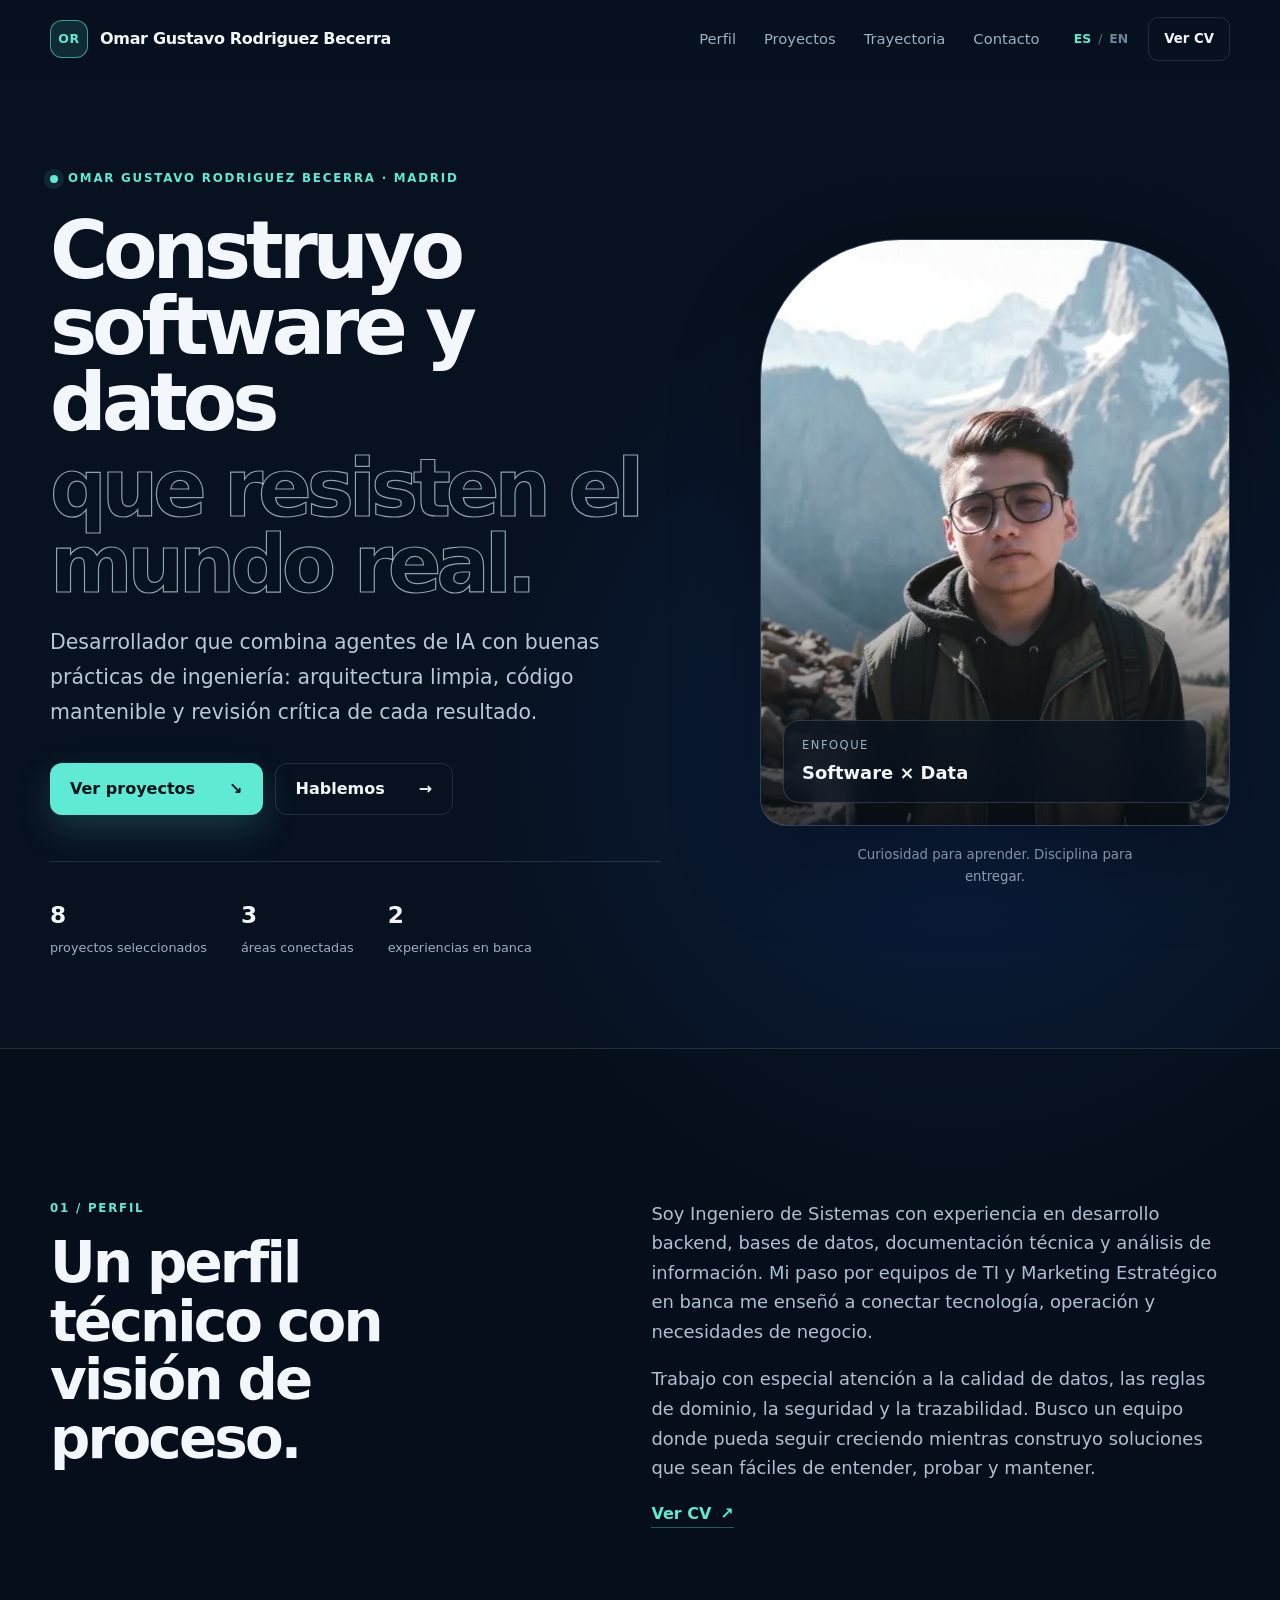
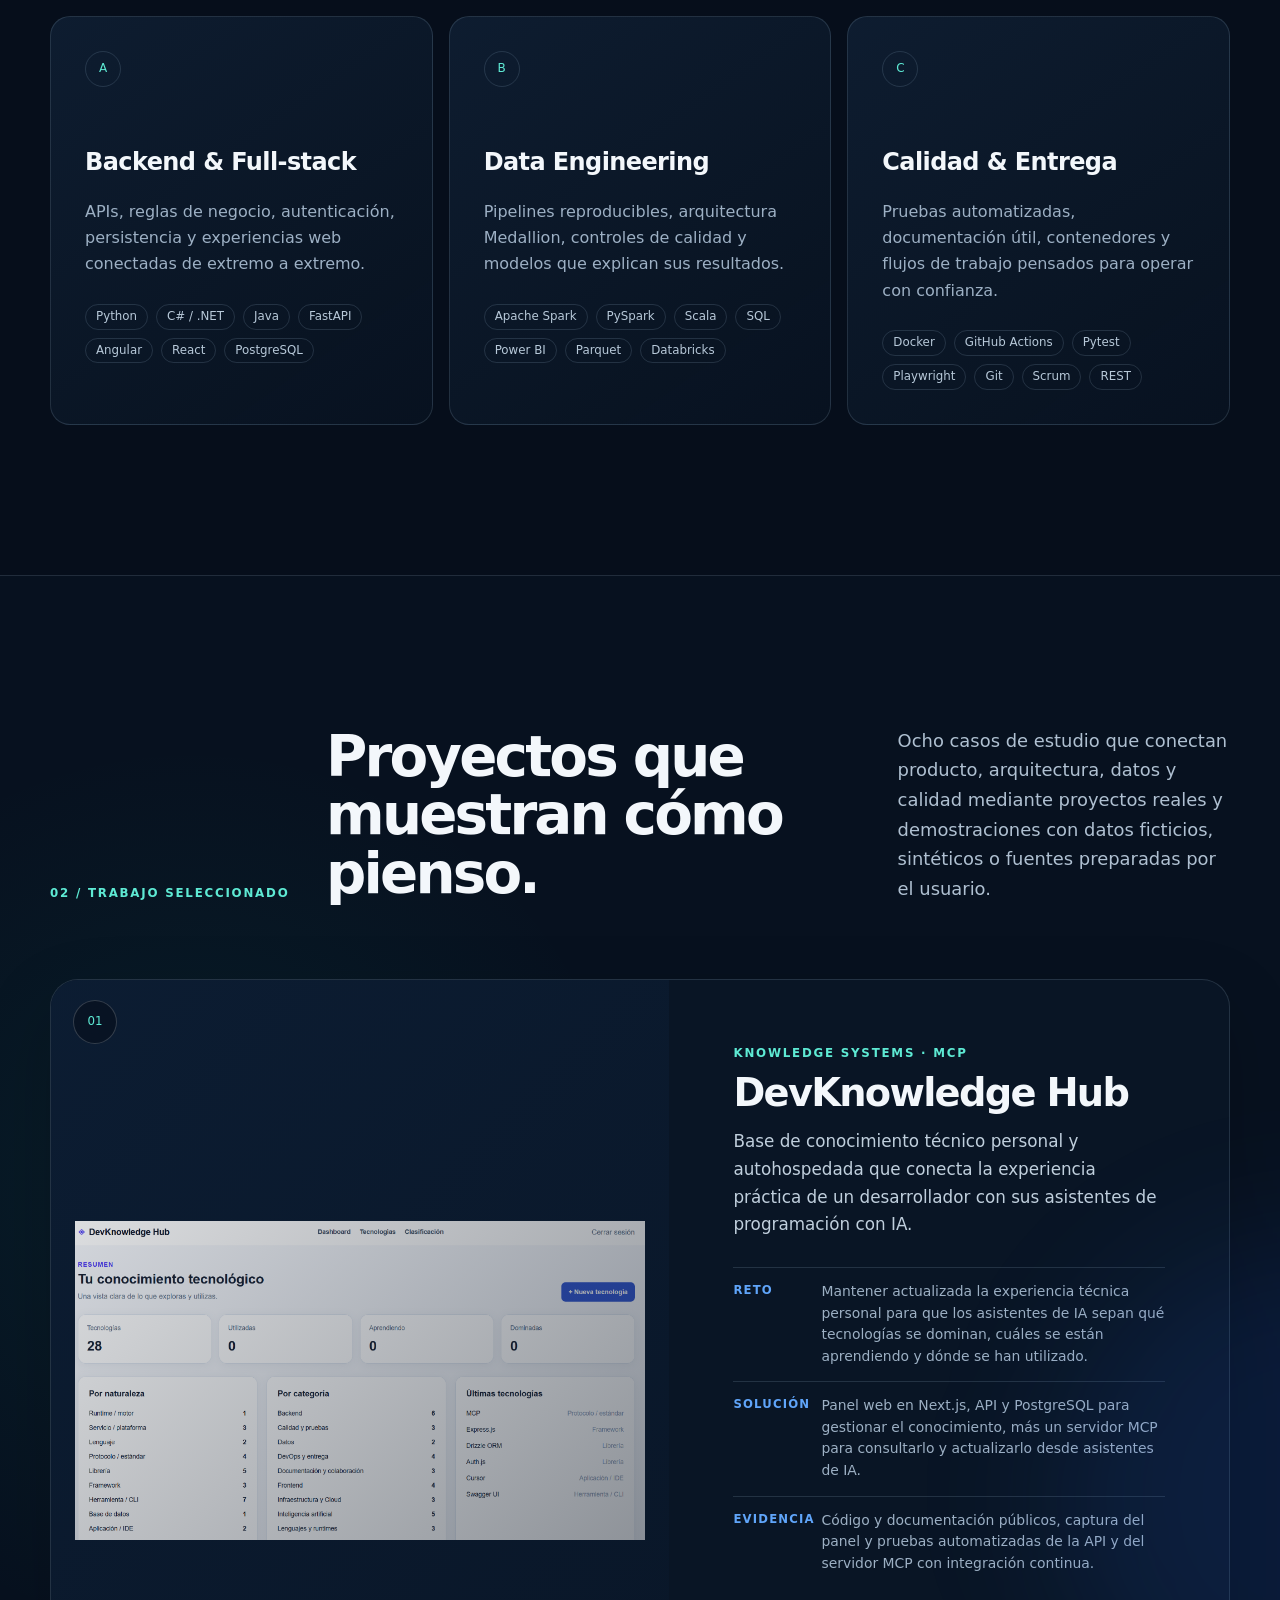
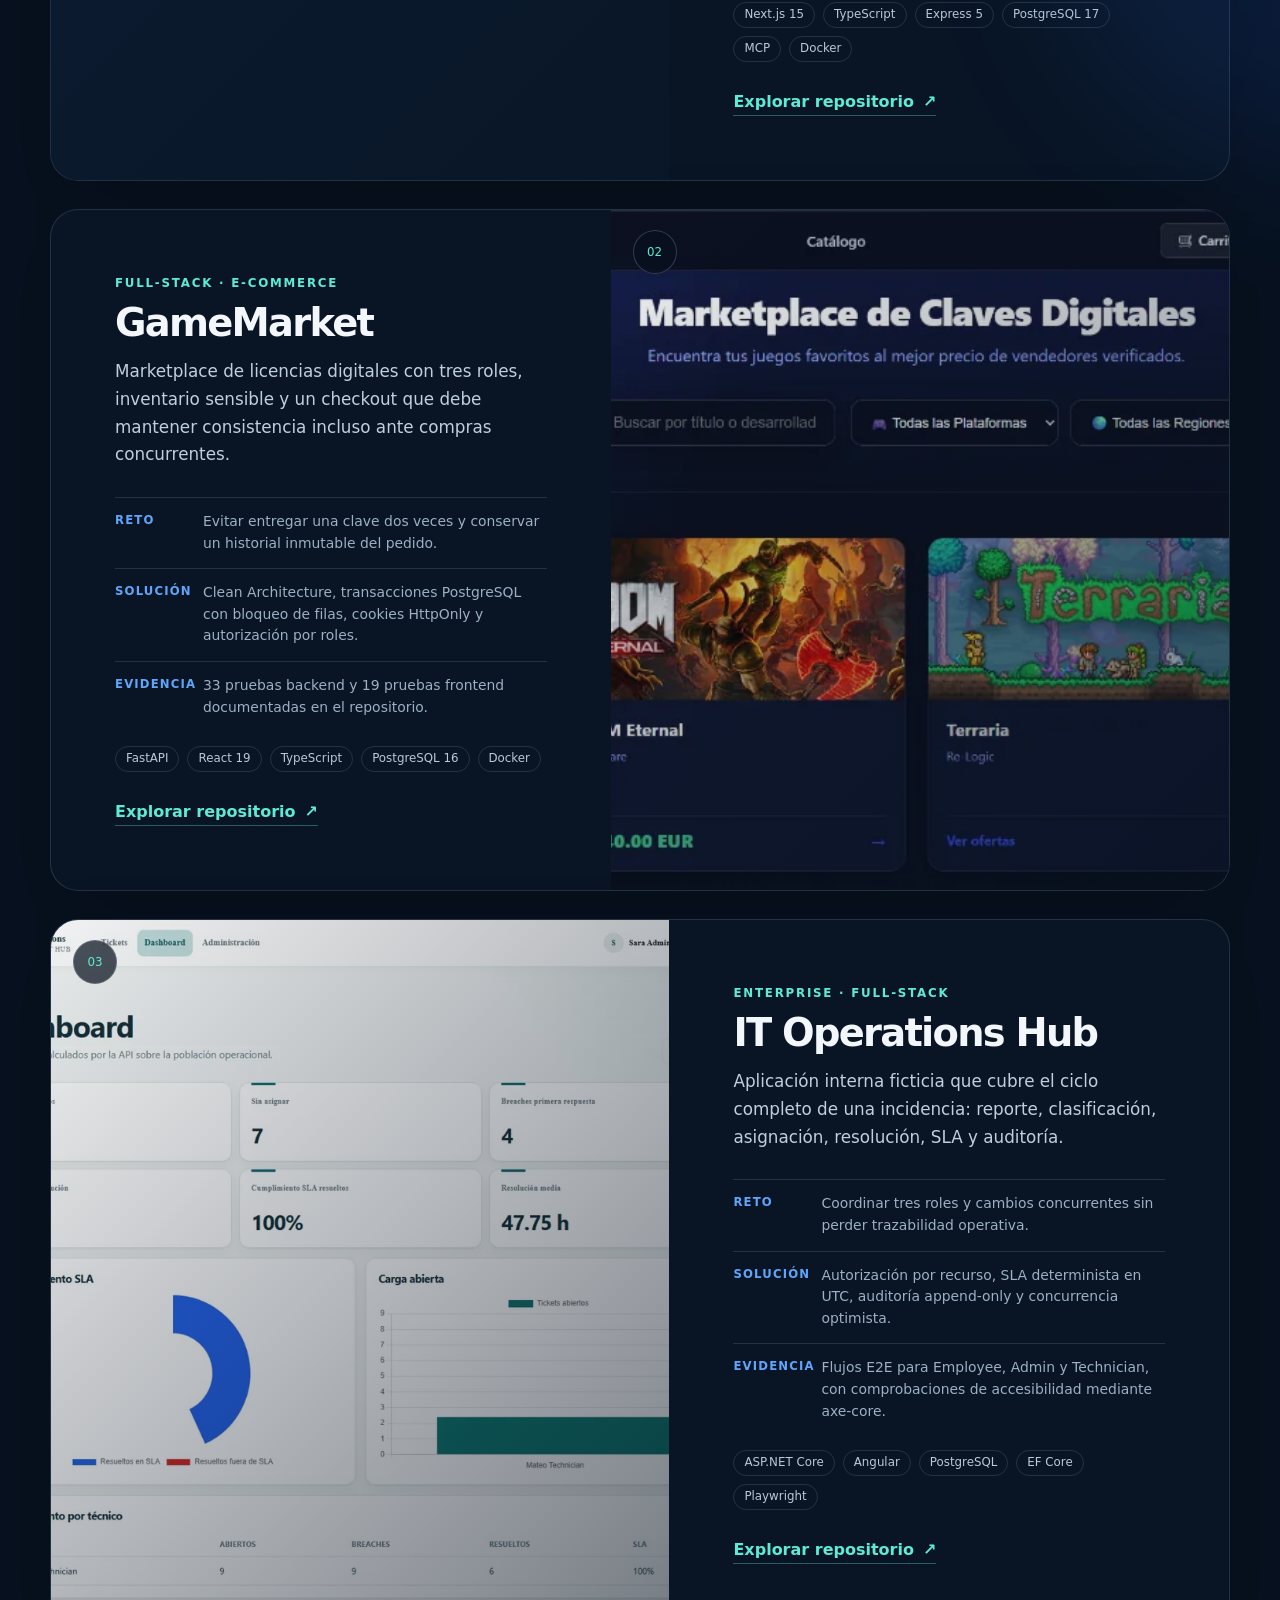
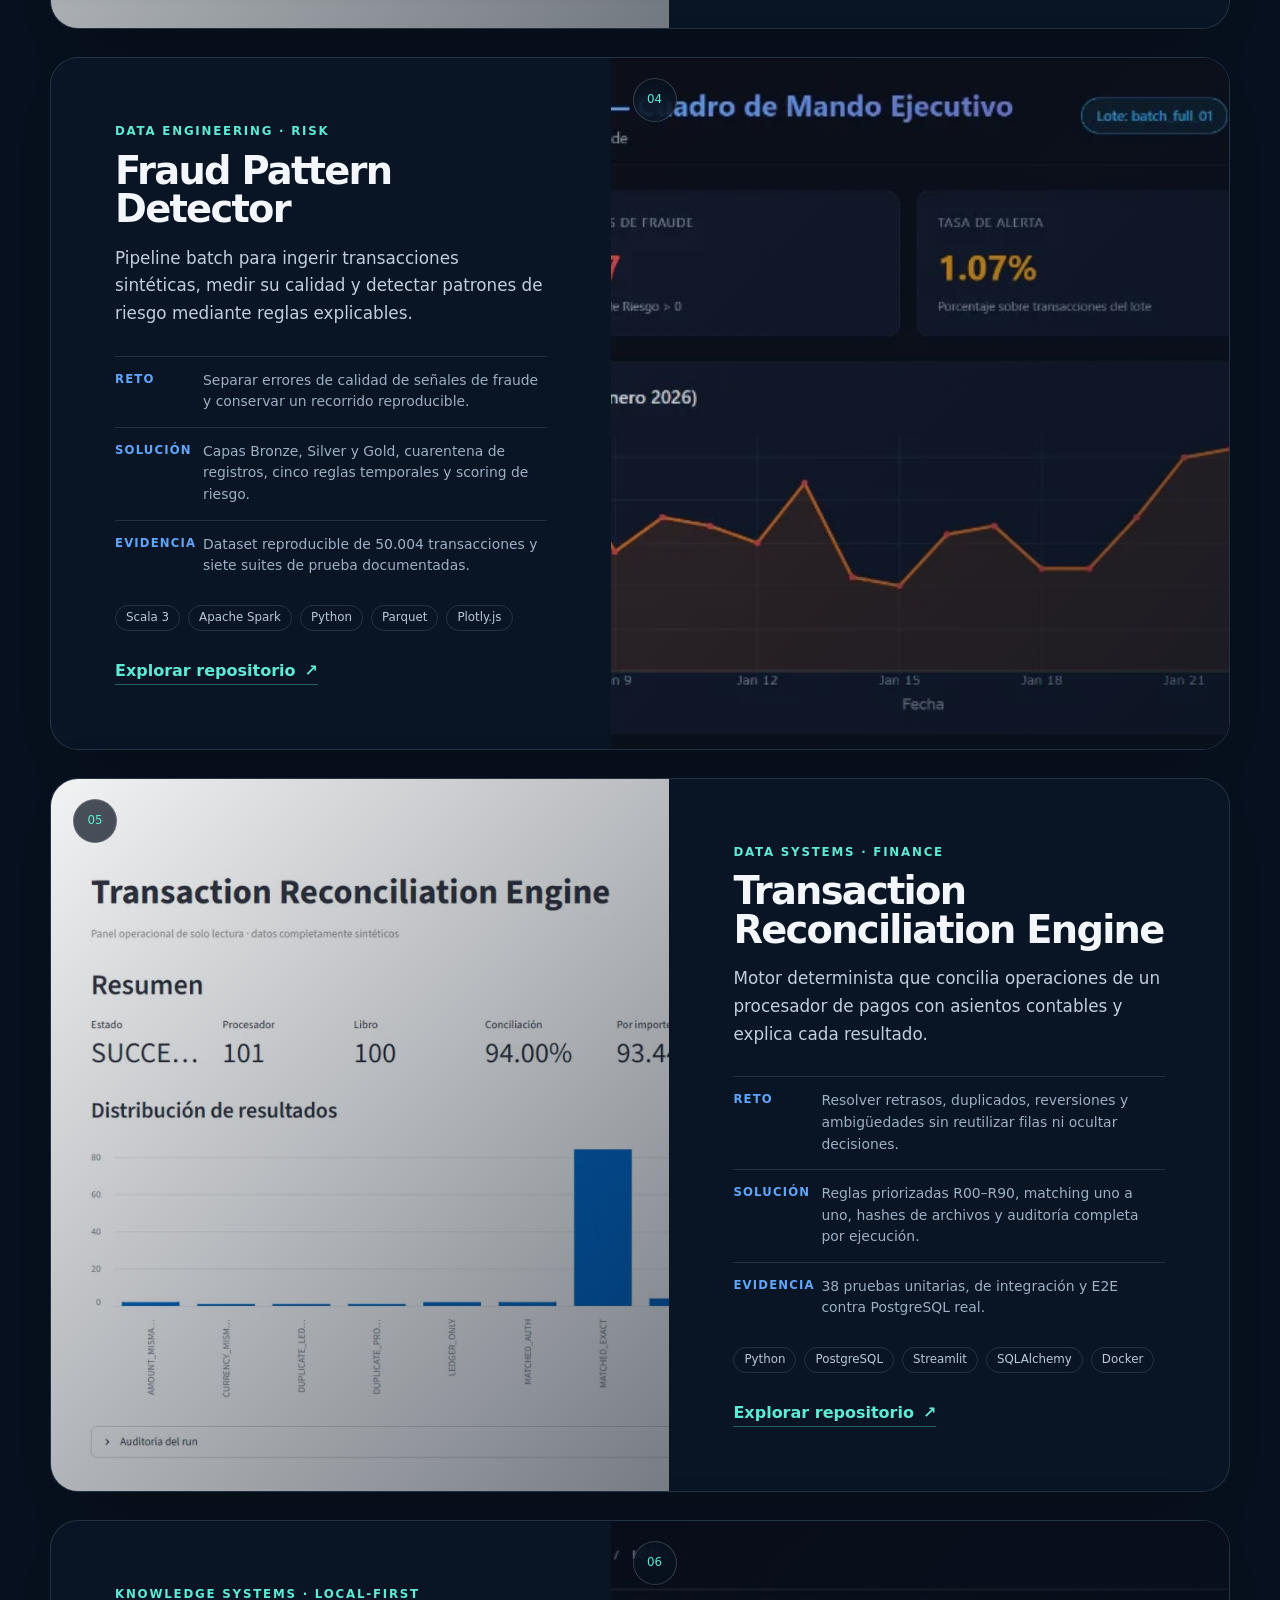
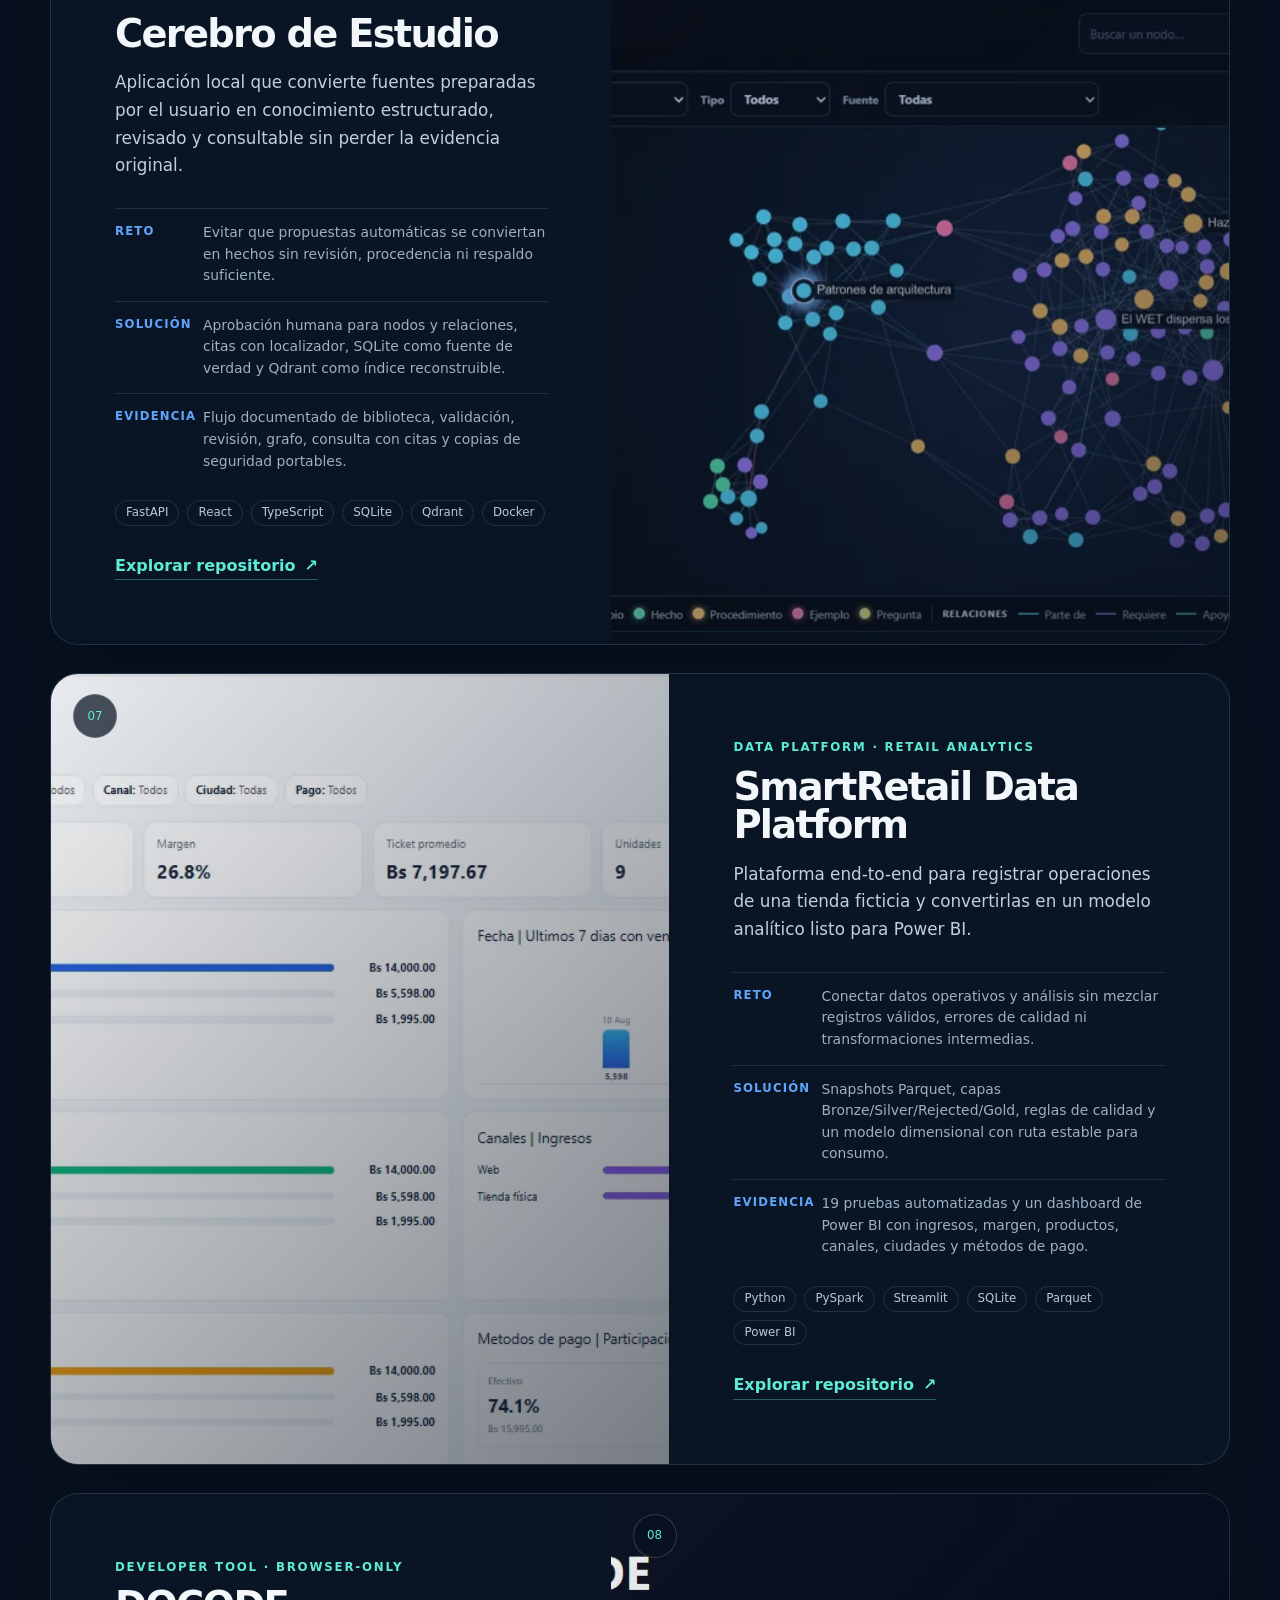
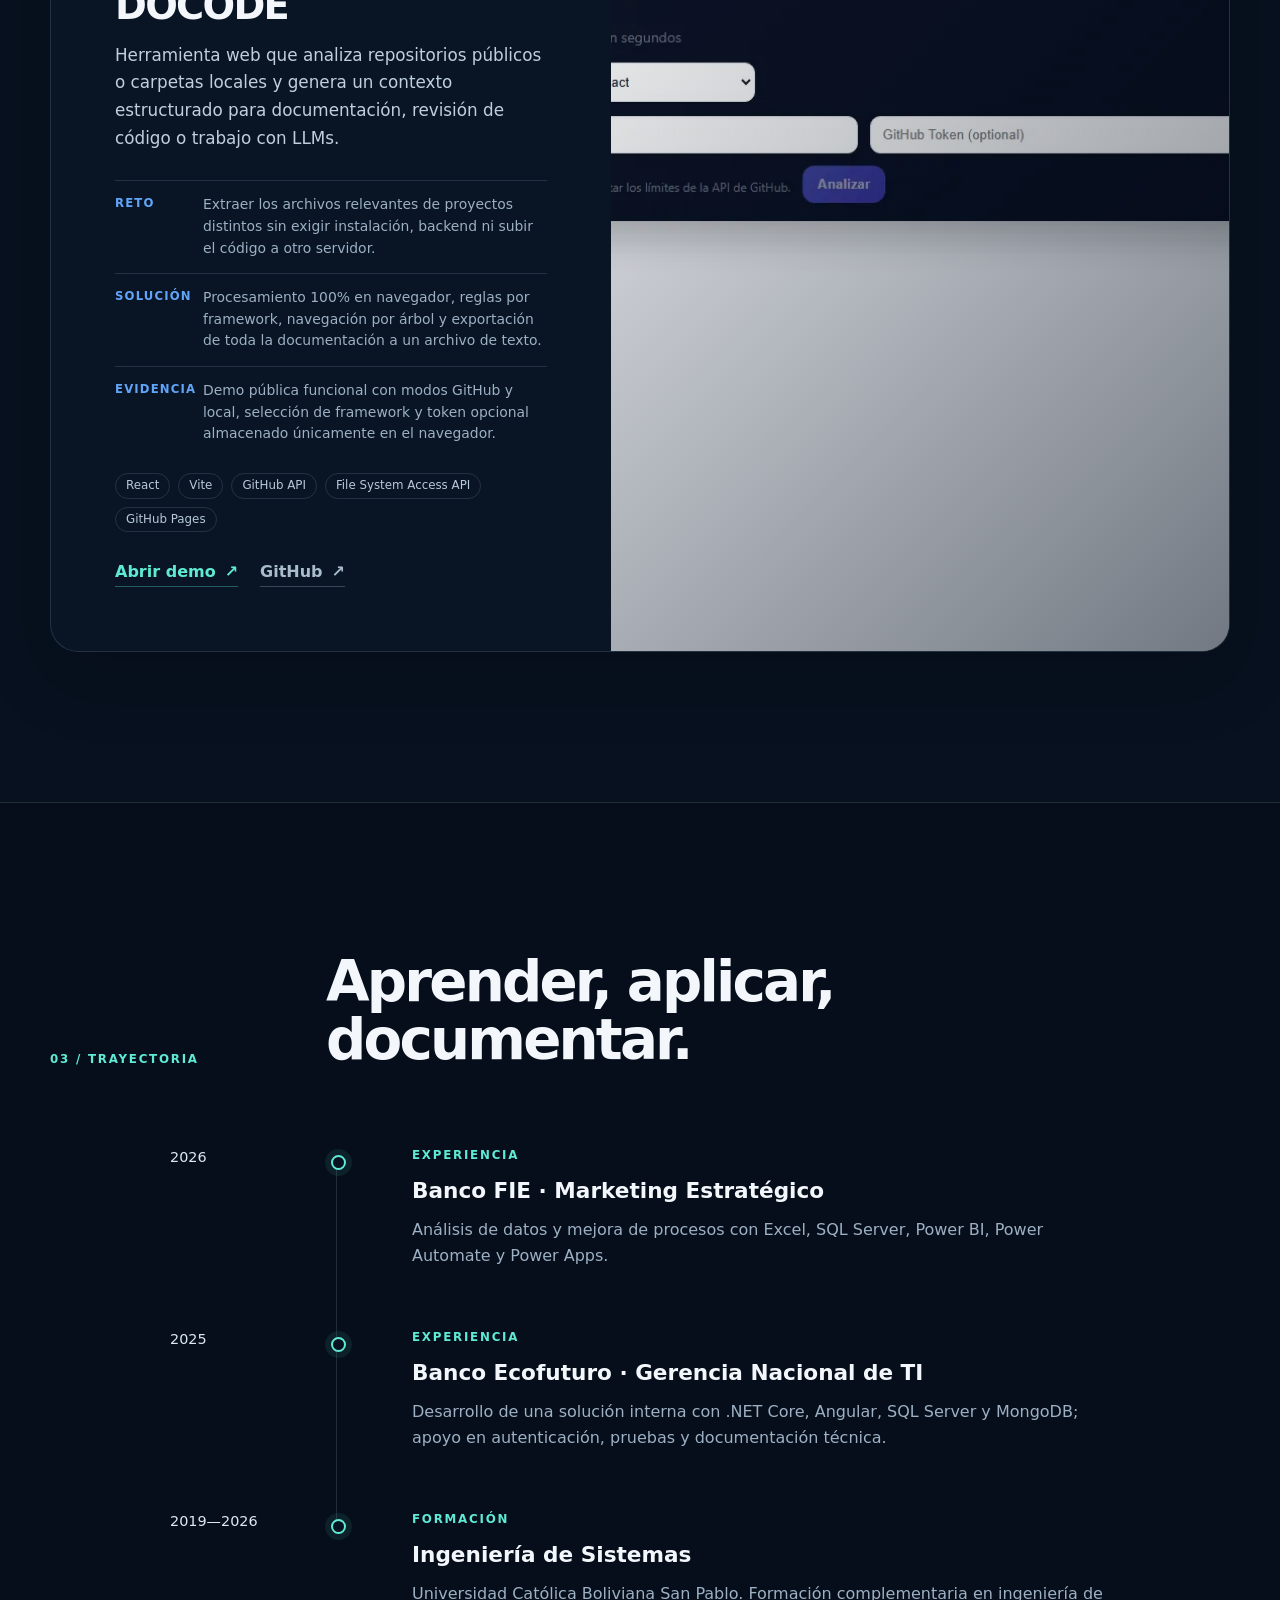
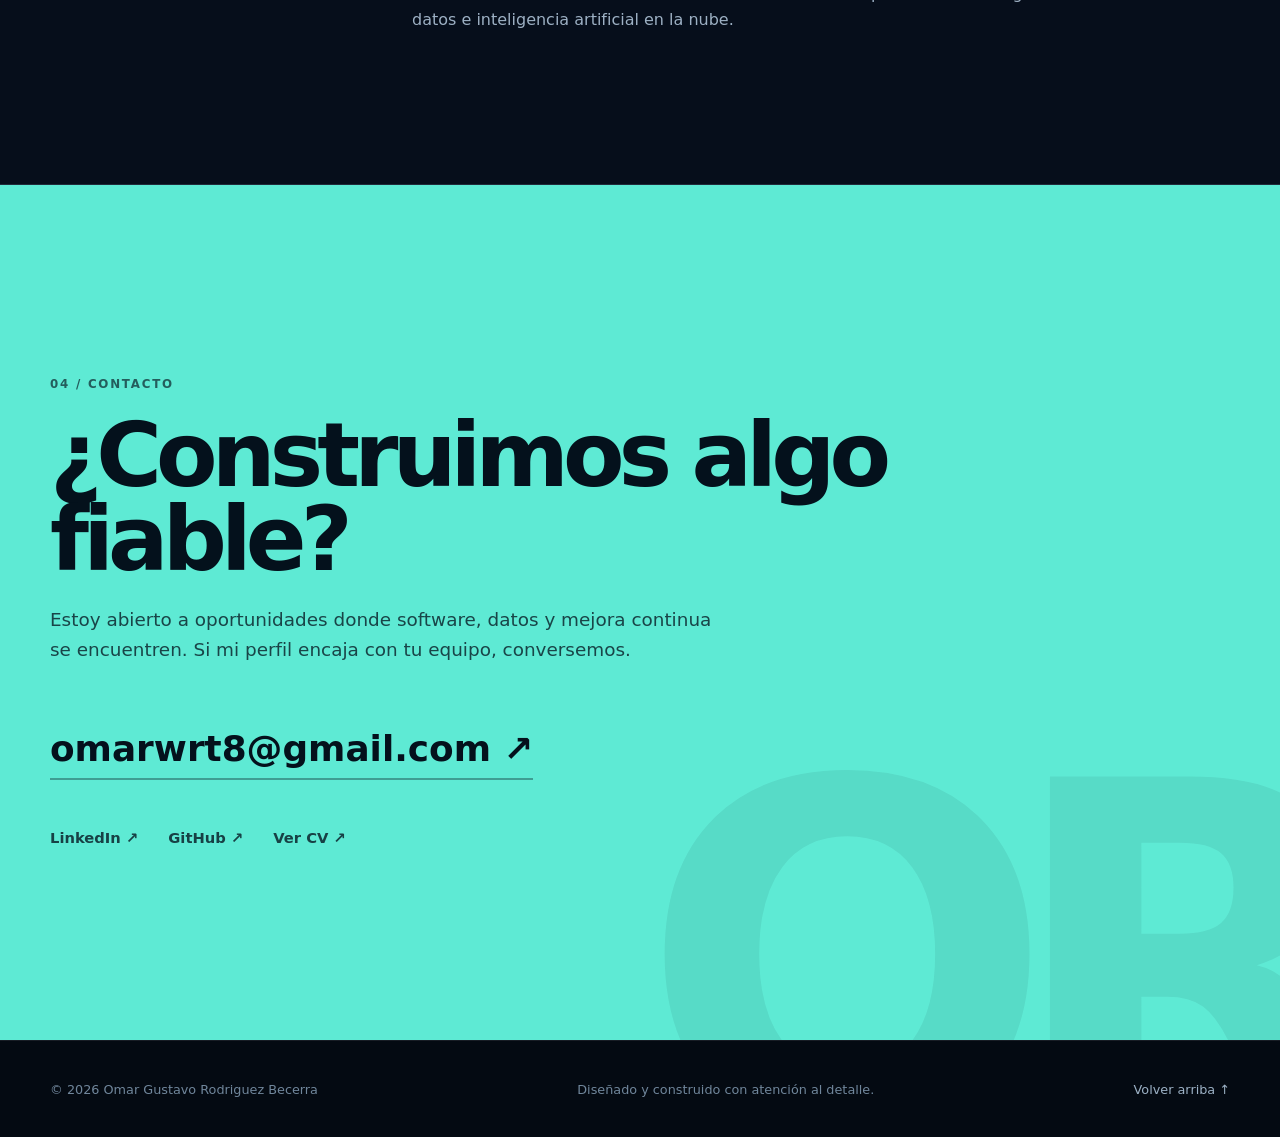
<file: index.html>
<!doctype html>
<html lang="es" data-lang="es">
<head>
  <meta charset="utf-8">
  <meta name="viewport" content="width=device-width, initial-scale=1">
  <meta name="theme-color" content="#07111f">
  <meta name="description" content="Portafolio de Omar Gustavo Rodriguez Becerra, desarrollador que combina agentes de IA con arquitectura limpia, código mantenible y revisión crítica.">
  <meta name="author" content="Omar Gustavo Rodriguez Becerra">
  <meta property="og:type" content="website">
  <meta property="og:url" content="https://skazy12.github.io/">
  <meta property="og:title" content="Omar Gustavo Rodriguez Becerra — Software & Data Engineer">
  <meta property="og:description" content="Agentes de IA y buenas prácticas de ingeniería: arquitectura limpia, código mantenible y revisión crítica.">
  <meta property="og:image" content="https://skazy12.github.io/assets/images/omar-rodriguez.jpg">
  <meta property="og:image:width" content="1200">
  <meta property="og:image:height" content="900">
  <meta name="twitter:card" content="summary_large_image">
  <link rel="canonical" href="https://skazy12.github.io/">
  <link rel="icon" href="favicon.svg" type="image/svg+xml">
  <link rel="preload" href="assets/images/omar-rodriguez.webp" as="image" type="image/webp">
  <script>document.documentElement.classList.add('js')</script>
  <link rel="stylesheet" href="styles.css?v=2">
  <title>Omar Gustavo Rodriguez Becerra — Software & Data Engineer</title>
  <script type="application/ld+json">
  {
    "@context": "https://schema.org",
    "@type": "Person",
    "name": "Omar Gustavo Rodriguez Becerra",
    "url": "https://skazy12.github.io/",
    "image": "https://skazy12.github.io/assets/images/omar-rodriguez.jpg",
    "jobTitle": "Ingeniero de Sistemas",
    "email": "mailto:omarwrt8@gmail.com",
    "address": {"@type": "PostalAddress", "addressLocality": "Madrid", "addressCountry": "ES"},
    "sameAs": [
      "https://github.com/skazy12",
      "https://www.linkedin.com/in/omar-rodriguez-becerra-8b535313b"
    ],
    "knowsAbout": ["AI agents", "Clean Architecture", "Backend development", "Full-stack development", "Data engineering", "Python", "C#", "Java", "Apache Spark", "PostgreSQL"]
  }
  </script>
</head>
<body>
  <a class="skip-link" href="#main" data-es="Saltar al contenido" data-en="Skip to content">Saltar al contenido</a>

  <header class="site-header" id="top">
    <nav class="nav shell" aria-label="Navegación principal" data-es-aria="Navegación principal" data-en-aria="Main navigation">
      <a class="brand" href="#top" aria-label="OR — Inicio — Omar Gustavo Rodriguez Becerra" data-es-aria="OR — Inicio — Omar Gustavo Rodriguez Becerra" data-en-aria="OR — Home — Omar Gustavo Rodriguez Becerra">
        <span class="brand-mark" aria-hidden="true">OR</span>
        <span class="brand-name">Omar Gustavo Rodriguez Becerra</span>
      </a>
      <div class="nav-links" id="nav-links">
        <a href="#about" data-es="Perfil" data-en="Profile">Perfil</a>
        <a href="#projects" data-es="Proyectos" data-en="Projects">Proyectos</a>
        <a href="#journey" data-es="Trayectoria" data-en="Journey">Trayectoria</a>
        <a href="#contact" data-es="Contacto" data-en="Contact">Contacto</a>
      </div>
      <div class="nav-actions">
        <div class="language-switch" role="group" aria-label="Seleccionar idioma" data-es-aria="Seleccionar idioma" data-en-aria="Choose language">
          <button class="lang-button is-active" type="button" data-language="es" aria-pressed="true">ES</button>
          <span aria-hidden="true">/</span>
          <button class="lang-button" type="button" data-language="en" aria-pressed="false">EN</button>
        </div>
        <a class="nav-cv" href="assets/documents/CV-Omar-Rodriguez-Becerra.pdf" target="_blank" rel="noopener" data-es="Ver CV" data-en="View résumé">Ver CV</a>
        <button class="menu-toggle" type="button" aria-expanded="false" aria-controls="nav-links" aria-label="Abrir menú" data-es-aria="Abrir menú" data-en-aria="Open menu">
          <span></span><span></span>
        </button>
      </div>
    </nav>
  </header>

  <main id="main">
    <section class="hero shell" aria-labelledby="hero-title">
      <div class="hero-copy reveal">
        <p class="eyebrow"><span class="status-dot" aria-hidden="true"></span><span data-es="Omar Gustavo Rodriguez Becerra · Madrid" data-en="Omar Gustavo Rodriguez Becerra · Madrid">Omar Gustavo Rodriguez Becerra · Madrid</span></p>
        <h1 id="hero-title">
          <span data-es="Construyo software y datos" data-en="I build software and data">Construyo software y datos</span>
          <span class="accent-line" data-es="que resisten el mundo real." data-en="for the real world.">que resisten el mundo real.</span>
        </h1>
        <p class="hero-lead" data-es="Desarrollador que combina agentes de IA con buenas prácticas de ingeniería: arquitectura limpia, código mantenible y revisión crítica de cada resultado." data-en="A developer who combines AI agents with sound engineering practices: clean architecture, maintainable code and critical review of every result.">Desarrollador que combina agentes de IA con buenas prácticas de ingeniería: arquitectura limpia, código mantenible y revisión crítica de cada resultado.</p>
        <div class="hero-actions">
          <a class="button button-primary" href="#projects"><span data-es="Ver proyectos" data-en="Explore projects">Ver proyectos</span><span aria-hidden="true">↘</span></a>
          <a class="button button-ghost" href="mailto:omarwrt8@gmail.com"><span data-es="Hablemos" data-en="Let's talk">Hablemos</span><span aria-hidden="true">→</span></a>
        </div>
        <ul class="hero-proof" aria-label="Resumen profesional" data-es-aria="Resumen profesional" data-en-aria="Professional summary">
          <li><strong>8</strong><span data-es="proyectos seleccionados" data-en="selected projects">proyectos seleccionados</span></li>
          <li><strong>3</strong><span data-es="áreas conectadas" data-en="connected disciplines">áreas conectadas</span></li>
          <li><strong>2</strong><span data-es="experiencias en banca" data-en="banking experiences">experiencias en banca</span></li>
        </ul>
      </div>

      <div class="portrait-wrap reveal" aria-label="Retrato de Omar Gustavo Rodriguez Becerra" data-es-aria="Retrato de Omar Gustavo Rodriguez Becerra" data-en-aria="Portrait of Omar Gustavo Rodriguez Becerra">
        <div class="portrait-frame">
          <picture>
            <source srcset="assets/images/omar-rodriguez.webp" type="image/webp">
            <img src="assets/images/omar-rodriguez.jpg" width="1200" height="900" alt="Omar Gustavo Rodriguez Becerra en un paisaje de montaña" data-es-alt="Omar Gustavo Rodriguez Becerra en un paisaje de montaña" data-en-alt="Omar Gustavo Rodriguez Becerra in a mountain landscape">
          </picture>
          <div class="portrait-overlay"></div>
          <div class="portrait-card">
            <span class="portrait-card-label" data-es="Enfoque" data-en="Focus">Enfoque</span>
            <strong>Software × Data</strong>
          </div>
        </div>
        <span class="portrait-note" data-es="Curiosidad para aprender. Disciplina para entregar." data-en="Curiosity to learn. Discipline to deliver.">Curiosidad para aprender. Disciplina para entregar.</span>
      </div>
    </section>

    <section class="section section-bordered" id="about" aria-labelledby="about-title">
      <div class="shell split-heading reveal">
        <div>
          <p class="section-kicker">01 / <span data-es="Perfil" data-en="Profile">Perfil</span></p>
          <h2 id="about-title" data-es="Un perfil técnico con visión de proceso." data-en="A technical profile with a process mindset.">Un perfil técnico con visión de proceso.</h2>
        </div>
        <div class="about-copy">
          <p data-es="Soy Ingeniero de Sistemas con experiencia en desarrollo backend, bases de datos, documentación técnica y análisis de información. Mi paso por equipos de TI y Marketing Estratégico en banca me enseñó a conectar tecnología, operación y necesidades de negocio." data-en="I am a Systems Engineer experienced in backend development, databases, technical documentation and information analysis. Working with IT and Strategic Marketing teams in banking taught me how to connect technology, operations and business needs.">Soy Ingeniero de Sistemas con experiencia en desarrollo backend, bases de datos, documentación técnica y análisis de información. Mi paso por equipos de TI y Marketing Estratégico en banca me enseñó a conectar tecnología, operación y necesidades de negocio.</p>
          <p data-es="Trabajo con especial atención a la calidad de datos, las reglas de dominio, la seguridad y la trazabilidad. Busco un equipo donde pueda seguir creciendo mientras construyo soluciones que sean fáciles de entender, probar y mantener." data-en="I pay close attention to data quality, domain rules, security and traceability. I am looking for a team where I can keep growing while building solutions that are easy to understand, test and maintain.">Trabajo con especial atención a la calidad de datos, las reglas de dominio, la seguridad y la trazabilidad. Busco un equipo donde pueda seguir creciendo mientras construyo soluciones que sean fáciles de entender, probar y mantener.</p>
          <a class="text-link" href="assets/documents/CV-Omar-Rodriguez-Becerra.pdf" target="_blank" rel="noopener"><span data-es="Ver CV" data-en="View résumé">Ver CV</span><span aria-hidden="true">↗</span></a>
        </div>
      </div>

      <div class="shell capability-grid reveal">
        <article class="capability-card">
          <span class="card-index">A</span>
          <h3>Backend & Full-stack</h3>
          <p data-es="APIs, reglas de negocio, autenticación, persistencia y experiencias web conectadas de extremo a extremo." data-en="APIs, business rules, authentication, persistence and end-to-end connected web experiences.">APIs, reglas de negocio, autenticación, persistencia y experiencias web conectadas de extremo a extremo.</p>
          <ul class="tag-list" aria-label="Tecnologías backend y frontend">
            <li>Python</li><li>C# / .NET</li><li>Java</li><li>FastAPI</li><li>Angular</li><li>React</li><li>PostgreSQL</li>
          </ul>
        </article>
        <article class="capability-card">
          <span class="card-index">B</span>
          <h3>Data Engineering</h3>
          <p data-es="Pipelines reproducibles, arquitectura Medallion, controles de calidad y modelos que explican sus resultados." data-en="Reproducible pipelines, Medallion architecture, quality controls and models that explain their results.">Pipelines reproducibles, arquitectura Medallion, controles de calidad y modelos que explican sus resultados.</p>
          <ul class="tag-list" aria-label="Tecnologías de datos">
            <li>Apache Spark</li><li>PySpark</li><li>Scala</li><li>SQL</li><li>Power BI</li><li>Parquet</li><li>Databricks</li>
          </ul>
        </article>
        <article class="capability-card">
          <span class="card-index">C</span>
          <h3 data-es="Calidad & Entrega" data-en="Quality & Delivery">Calidad & Entrega</h3>
          <p data-es="Pruebas automatizadas, documentación útil, contenedores y flujos de trabajo pensados para operar con confianza." data-en="Automated testing, useful documentation, containers and workflows designed for confident operation.">Pruebas automatizadas, documentación útil, contenedores y flujos de trabajo pensados para operar con confianza.</p>
          <ul class="tag-list" aria-label="Herramientas de calidad">
            <li>Docker</li><li>GitHub Actions</li><li>Pytest</li><li>Playwright</li><li>Git</li><li>Scrum</li><li>REST</li>
          </ul>
        </article>
      </div>
    </section>

    <section class="section projects-section" id="projects" aria-labelledby="projects-title">
      <div class="shell section-heading reveal">
        <p class="section-kicker">02 / <span data-es="Trabajo seleccionado" data-en="Selected work">Trabajo seleccionado</span></p>
        <h2 id="projects-title" data-es="Proyectos que muestran cómo pienso." data-en="Projects that show how I think.">Proyectos que muestran cómo pienso.</h2>
        <p data-es="Ocho casos de estudio que conectan producto, arquitectura, datos y calidad mediante proyectos reales y demostraciones con datos ficticios, sintéticos o fuentes preparadas por el usuario." data-en="Eight case studies connecting product, architecture, data and quality through real projects and demonstrations using fictional, synthetic or user-prepared sources.">Ocho casos de estudio que conectan producto, arquitectura, datos y calidad mediante proyectos reales y demostraciones con datos ficticios, sintéticos o fuentes preparadas por el usuario.</p>
      </div>

      <div class="shell project-stack">
        <article class="project-case reveal">
          <div class="project-media project-media-dashboard">
            <img src="assets/images/projects/devknowledge.png" width="1024" height="572" loading="lazy" alt="Panel de DevKnowledge Hub con resumen de tecnologías y categorías" data-es-alt="Panel de DevKnowledge Hub con resumen de tecnologías y categorías" data-en-alt="DevKnowledge Hub dashboard showing a summary of technologies and categories">
            <span class="project-number">01</span>
          </div>
          <div class="project-copy">
            <p class="project-type">Knowledge Systems · MCP</p>
            <h3>DevKnowledge Hub</h3>
            <p class="project-intro" data-es="Base de conocimiento técnico personal y autohospedada que conecta la experiencia práctica de un desarrollador con sus asistentes de programación con IA." data-en="A self-hosted personal technical knowledge base that connects a developer's hands-on experience with AI coding assistants.">Base de conocimiento técnico personal y autohospedada que conecta la experiencia práctica de un desarrollador con sus asistentes de programación con IA.</p>
            <dl class="project-facts">
              <div><dt data-es="Reto" data-en="Challenge">Reto</dt><dd data-es="Mantener actualizada la experiencia técnica personal para que los asistentes de IA sepan qué tecnologías se dominan, cuáles se están aprendiendo y dónde se han utilizado." data-en="Keep personal technical experience current so AI assistants know which technologies are mastered, which are being learned and where they have been used.">Mantener actualizada la experiencia técnica personal para que los asistentes de IA sepan qué tecnologías se dominan, cuáles se están aprendiendo y dónde se han utilizado.</dd></div>
              <div><dt data-es="Solución" data-en="Solution">Solución</dt><dd data-es="Panel web en Next.js, API y PostgreSQL para gestionar el conocimiento, más un servidor MCP para consultarlo y actualizarlo desde asistentes de IA." data-en="A Next.js dashboard, API and PostgreSQL to manage knowledge, plus an MCP server that lets AI assistants read and update it.">Panel web en Next.js, API y PostgreSQL para gestionar el conocimiento, más un servidor MCP para consultarlo y actualizarlo desde asistentes de IA.</dd></div>
              <div><dt data-es="Evidencia" data-en="Evidence">Evidencia</dt><dd data-es="Código y documentación públicos, captura del panel y pruebas automatizadas de la API y del servidor MCP con integración continua." data-en="Public code and documentation, a dashboard screenshot, and automated API and MCP server tests with continuous integration.">Código y documentación públicos, captura del panel y pruebas automatizadas de la API y del servidor MCP con integración continua.</dd></div>
            </dl>
            <ul class="tech-row"><li>Next.js 15</li><li>TypeScript</li><li>Express 5</li><li>PostgreSQL 17</li><li>MCP</li><li>Docker</li></ul>
            <a class="project-link" href="https://github.com/skazy12/devknowledge" target="_blank" rel="noopener"><span data-es="Explorar repositorio" data-en="Explore repository">Explorar repositorio</span><span aria-hidden="true">↗</span></a>
          </div>
        </article>

        <article class="project-case project-case-reverse reveal">
          <div class="project-media">
            <picture>
              <source srcset="assets/images/projects/gamemarket.webp" type="image/webp">
              <img src="assets/images/projects/gamemarket.png" width="1024" height="481" loading="lazy" alt="Catálogo del marketplace GameMarket" data-es-alt="Catálogo del marketplace GameMarket" data-en-alt="GameMarket marketplace catalogue">
            </picture>
            <span class="project-number">02</span>
          </div>
          <div class="project-copy">
            <p class="project-type">Full-stack · E-commerce</p>
            <h3>GameMarket</h3>
            <p class="project-intro" data-es="Marketplace de licencias digitales con tres roles, inventario sensible y un checkout que debe mantener consistencia incluso ante compras concurrentes." data-en="A digital licence marketplace with three roles, sensitive inventory and a checkout that must remain consistent under concurrent purchases.">Marketplace de licencias digitales con tres roles, inventario sensible y un checkout que debe mantener consistencia incluso ante compras concurrentes.</p>
            <dl class="project-facts">
              <div><dt data-es="Reto" data-en="Challenge">Reto</dt><dd data-es="Evitar entregar una clave dos veces y conservar un historial inmutable del pedido." data-en="Prevent a key from being delivered twice and preserve an immutable order history.">Evitar entregar una clave dos veces y conservar un historial inmutable del pedido.</dd></div>
              <div><dt data-es="Solución" data-en="Solution">Solución</dt><dd data-es="Clean Architecture, transacciones PostgreSQL con bloqueo de filas, cookies HttpOnly y autorización por roles." data-en="Clean Architecture, PostgreSQL row-locking transactions, HttpOnly cookies and role-based authorization.">Clean Architecture, transacciones PostgreSQL con bloqueo de filas, cookies HttpOnly y autorización por roles.</dd></div>
              <div><dt data-es="Evidencia" data-en="Evidence">Evidencia</dt><dd data-es="33 pruebas backend y 19 pruebas frontend documentadas en el repositorio." data-en="33 backend tests and 19 frontend tests documented in the repository.">33 pruebas backend y 19 pruebas frontend documentadas en el repositorio.</dd></div>
            </dl>
            <ul class="tech-row"><li>FastAPI</li><li>React 19</li><li>TypeScript</li><li>PostgreSQL 16</li><li>Docker</li></ul>
            <a class="project-link" href="https://github.com/skazy12/game-center" target="_blank" rel="noopener"><span data-es="Explorar repositorio" data-en="Explore repository">Explorar repositorio</span><span aria-hidden="true">↗</span></a>
          </div>
        </article>

        <article class="project-case reveal">
          <div class="project-media">
            <picture>
              <source srcset="assets/images/projects/it-operations.webp" type="image/webp">
              <img src="assets/images/projects/it-operations.png" width="1440" height="1144" loading="lazy" alt="Dashboard operativo de IT Operations Hub" data-es-alt="Dashboard operativo de IT Operations Hub" data-en-alt="IT Operations Hub operational dashboard">
            </picture>
            <span class="project-number">03</span>
          </div>
          <div class="project-copy">
            <p class="project-type">Enterprise · Full-stack</p>
            <h3>IT Operations Hub</h3>
            <p class="project-intro" data-es="Aplicación interna ficticia que cubre el ciclo completo de una incidencia: reporte, clasificación, asignación, resolución, SLA y auditoría." data-en="A fictional internal application covering the entire incident lifecycle: reporting, triage, assignment, resolution, SLA and audit.">Aplicación interna ficticia que cubre el ciclo completo de una incidencia: reporte, clasificación, asignación, resolución, SLA y auditoría.</p>
            <dl class="project-facts">
              <div><dt data-es="Reto" data-en="Challenge">Reto</dt><dd data-es="Coordinar tres roles y cambios concurrentes sin perder trazabilidad operativa." data-en="Coordinate three roles and concurrent changes without losing operational traceability.">Coordinar tres roles y cambios concurrentes sin perder trazabilidad operativa.</dd></div>
              <div><dt data-es="Solución" data-en="Solution">Solución</dt><dd data-es="Autorización por recurso, SLA determinista en UTC, auditoría append-only y concurrencia optimista." data-en="Resource-level authorization, deterministic UTC SLAs, append-only auditing and optimistic concurrency.">Autorización por recurso, SLA determinista en UTC, auditoría append-only y concurrencia optimista.</dd></div>
              <div><dt data-es="Evidencia" data-en="Evidence">Evidencia</dt><dd data-es="Flujos E2E para Employee, Admin y Technician, con comprobaciones de accesibilidad mediante axe-core." data-en="E2E flows for Employee, Admin and Technician, including axe-core accessibility checks.">Flujos E2E para Employee, Admin y Technician, con comprobaciones de accesibilidad mediante axe-core.</dd></div>
            </dl>
            <ul class="tech-row"><li>ASP.NET Core</li><li>Angular</li><li>PostgreSQL</li><li>EF Core</li><li>Playwright</li></ul>
            <a class="project-link" href="https://github.com/skazy12/it-operations-hub" target="_blank" rel="noopener"><span data-es="Explorar repositorio" data-en="Explore repository">Explorar repositorio</span><span aria-hidden="true">↗</span></a>
          </div>
        </article>

        <article class="project-case project-case-reverse reveal">
          <div class="project-media">
            <picture>
              <source srcset="assets/images/projects/fraud-detector.webp" type="image/webp">
              <img src="assets/images/projects/fraud-detector.png" width="1024" height="462" loading="lazy" alt="Dashboard ejecutivo del detector de fraude" data-es-alt="Dashboard ejecutivo del detector de fraude" data-en-alt="Fraud detector executive dashboard">
            </picture>
            <span class="project-number">04</span>
          </div>
          <div class="project-copy">
            <p class="project-type">Data Engineering · Risk</p>
            <h3>Fraud Pattern Detector</h3>
            <p class="project-intro" data-es="Pipeline batch para ingerir transacciones sintéticas, medir su calidad y detectar patrones de riesgo mediante reglas explicables." data-en="A batch pipeline that ingests synthetic transactions, measures data quality and detects risk patterns using explainable rules.">Pipeline batch para ingerir transacciones sintéticas, medir su calidad y detectar patrones de riesgo mediante reglas explicables.</p>
            <dl class="project-facts">
              <div><dt data-es="Reto" data-en="Challenge">Reto</dt><dd data-es="Separar errores de calidad de señales de fraude y conservar un recorrido reproducible." data-en="Separate data quality failures from fraud signals while preserving a reproducible journey.">Separar errores de calidad de señales de fraude y conservar un recorrido reproducible.</dd></div>
              <div><dt data-es="Solución" data-en="Solution">Solución</dt><dd data-es="Capas Bronze, Silver y Gold, cuarentena de registros, cinco reglas temporales y scoring de riesgo." data-en="Bronze, Silver and Gold layers, record quarantine, five time-based rules and risk scoring.">Capas Bronze, Silver y Gold, cuarentena de registros, cinco reglas temporales y scoring de riesgo.</dd></div>
              <div><dt data-es="Evidencia" data-en="Evidence">Evidencia</dt><dd data-es="Dataset reproducible de 50.004 transacciones y siete suites de prueba documentadas." data-en="A reproducible 50,004-transaction dataset and seven documented test suites.">Dataset reproducible de 50.004 transacciones y siete suites de prueba documentadas.</dd></div>
            </dl>
            <ul class="tech-row"><li>Scala 3</li><li>Apache Spark</li><li>Python</li><li>Parquet</li><li>Plotly.js</li></ul>
            <a class="project-link" href="https://github.com/skazy12/fraud-pattern-detector-sample" target="_blank" rel="noopener"><span data-es="Explorar repositorio" data-en="Explore repository">Explorar repositorio</span><span aria-hidden="true">↗</span></a>
          </div>
        </article>

        <article class="project-case reveal">
          <div class="project-media">
            <picture>
              <source srcset="assets/images/projects/reconciliation.webp" type="image/webp">
              <img src="assets/images/projects/reconciliation.gif" width="1440" height="900" loading="lazy" alt="Dashboard del motor de conciliación de transacciones" data-es-alt="Dashboard del motor de conciliación de transacciones" data-en-alt="Transaction reconciliation engine dashboard">
            </picture>
            <span class="project-number">05</span>
          </div>
          <div class="project-copy">
            <p class="project-type">Data Systems · Finance</p>
            <h3>Transaction Reconciliation Engine</h3>
            <p class="project-intro" data-es="Motor determinista que concilia operaciones de un procesador de pagos con asientos contables y explica cada resultado." data-en="A deterministic engine that reconciles payment-processor transactions with ledger entries and explains every result.">Motor determinista que concilia operaciones de un procesador de pagos con asientos contables y explica cada resultado.</p>
            <dl class="project-facts">
              <div><dt data-es="Reto" data-en="Challenge">Reto</dt><dd data-es="Resolver retrasos, duplicados, reversiones y ambigüedades sin reutilizar filas ni ocultar decisiones." data-en="Resolve delays, duplicates, reversals and ambiguities without reusing rows or hiding decisions.">Resolver retrasos, duplicados, reversiones y ambigüedades sin reutilizar filas ni ocultar decisiones.</dd></div>
              <div><dt data-es="Solución" data-en="Solution">Solución</dt><dd data-es="Reglas priorizadas R00–R90, matching uno a uno, hashes de archivos y auditoría completa por ejecución." data-en="Prioritized R00–R90 rules, one-to-one matching, file hashes and complete run-level auditing.">Reglas priorizadas R00–R90, matching uno a uno, hashes de archivos y auditoría completa por ejecución.</dd></div>
              <div><dt data-es="Evidencia" data-en="Evidence">Evidencia</dt><dd data-es="38 pruebas unitarias, de integración y E2E contra PostgreSQL real." data-en="38 unit, integration and E2E tests against a real PostgreSQL database.">38 pruebas unitarias, de integración y E2E contra PostgreSQL real.</dd></div>
            </dl>
            <ul class="tech-row"><li>Python</li><li>PostgreSQL</li><li>Streamlit</li><li>SQLAlchemy</li><li>Docker</li></ul>
            <a class="project-link" href="https://github.com/skazy12/transaction-reconciliation-engine" target="_blank" rel="noopener"><span data-es="Explorar repositorio" data-en="Explore repository">Explorar repositorio</span><span aria-hidden="true">↗</span></a>
          </div>
        </article>

          <article class="project-case project-case-reverse reveal">
            <div class="project-media">
              <picture>
                <source srcset="assets/images/projects/cerebro-de-estudio.webp" type="image/webp">
                <img src="assets/images/projects/cerebro-de-estudio.png" width="1906" height="887" loading="lazy" alt="Grafo interactivo de Cerebro de Estudio" data-es-alt="Grafo interactivo de Cerebro de Estudio" data-en-alt="Cerebro de Estudio interactive knowledge graph">
              </picture>
              <span class="project-number">06</span>
            </div>
            <div class="project-copy">
              <p class="project-type">Knowledge Systems · Local-first</p>
              <h3>Cerebro de Estudio</h3>
              <p class="project-intro" data-es="Aplicación local que convierte fuentes preparadas por el usuario en conocimiento estructurado, revisado y consultable sin perder la evidencia original." data-en="A local application that turns user-prepared sources into structured, reviewed and queryable knowledge without losing the original evidence.">Aplicación local que convierte fuentes preparadas por el usuario en conocimiento estructurado, revisado y consultable sin perder la evidencia original.</p>
              <dl class="project-facts">
                <div><dt data-es="Reto" data-en="Challenge">Reto</dt><dd data-es="Evitar que propuestas automáticas se conviertan en hechos sin revisión, procedencia ni respaldo suficiente." data-en="Prevent automated proposals from becoming facts without review, provenance or sufficient support.">Evitar que propuestas automáticas se conviertan en hechos sin revisión, procedencia ni respaldo suficiente.</dd></div>
                <div><dt data-es="Solución" data-en="Solution">Solución</dt><dd data-es="Aprobación humana para nodos y relaciones, citas con localizador, SQLite como fuente de verdad y Qdrant como índice reconstruible." data-en="Human approval for nodes and relationships, locator-backed citations, SQLite as the source of truth and Qdrant as a rebuildable index.">Aprobación humana para nodos y relaciones, citas con localizador, SQLite como fuente de verdad y Qdrant como índice reconstruible.</dd></div>
                <div><dt data-es="Evidencia" data-en="Evidence">Evidencia</dt><dd data-es="Flujo documentado de biblioteca, validación, revisión, grafo, consulta con citas y copias de seguridad portables." data-en="A documented workflow covering library, validation, review, graph, citation-backed queries and portable backups.">Flujo documentado de biblioteca, validación, revisión, grafo, consulta con citas y copias de seguridad portables.</dd></div>
              </dl>
              <ul class="tech-row"><li>FastAPI</li><li>React</li><li>TypeScript</li><li>SQLite</li><li>Qdrant</li><li>Docker</li></ul>
              <a class="project-link" href="https://github.com/skazy12/cerebro-de-estudio" target="_blank" rel="noopener"><span data-es="Explorar repositorio" data-en="Explore repository">Explorar repositorio</span><span aria-hidden="true">↗</span></a>
            </div>
          </article>

          <article class="project-case reveal">
            <div class="project-media">
              <picture>
                <source srcset="assets/images/projects/smartretail.webp" type="image/webp">
                <img src="assets/images/projects/smartretail.png" width="1151" height="645" loading="lazy" alt="Dashboard comercial de SmartRetail" data-es-alt="Dashboard comercial de SmartRetail" data-en-alt="SmartRetail commercial dashboard">
              </picture>
              <span class="project-number">07</span>
            </div>
            <div class="project-copy">
              <p class="project-type">Data Platform · Retail Analytics</p>
              <h3>SmartRetail Data Platform</h3>
              <p class="project-intro" data-es="Plataforma end-to-end para registrar operaciones de una tienda ficticia y convertirlas en un modelo analítico listo para Power BI." data-en="An end-to-end platform that records operations for a fictional retailer and turns them into an analytics model ready for Power BI.">Plataforma end-to-end para registrar operaciones de una tienda ficticia y convertirlas en un modelo analítico listo para Power BI.</p>
              <dl class="project-facts">
                <div><dt data-es="Reto" data-en="Challenge">Reto</dt><dd data-es="Conectar datos operativos y análisis sin mezclar registros válidos, errores de calidad ni transformaciones intermedias." data-en="Connect operational data and analytics without mixing valid records, quality failures or intermediate transformations.">Conectar datos operativos y análisis sin mezclar registros válidos, errores de calidad ni transformaciones intermedias.</dd></div>
                <div><dt data-es="Solución" data-en="Solution">Solución</dt><dd data-es="Snapshots Parquet, capas Bronze/Silver/Rejected/Gold, reglas de calidad y un modelo dimensional con ruta estable para consumo." data-en="Parquet snapshots, Bronze/Silver/Rejected/Gold layers, data quality rules and a dimensional model with a stable consumption path.">Snapshots Parquet, capas Bronze/Silver/Rejected/Gold, reglas de calidad y un modelo dimensional con ruta estable para consumo.</dd></div>
                <div><dt data-es="Evidencia" data-en="Evidence">Evidencia</dt><dd data-es="19 pruebas automatizadas y un dashboard de Power BI con ingresos, margen, productos, canales, ciudades y métodos de pago." data-en="19 automated tests and a Power BI dashboard covering revenue, margin, products, channels, cities and payment methods.">19 pruebas automatizadas y un dashboard de Power BI con ingresos, margen, productos, canales, ciudades y métodos de pago.</dd></div>
              </dl>
              <ul class="tech-row"><li>Python</li><li>PySpark</li><li>Streamlit</li><li>SQLite</li><li>Parquet</li><li>Power BI</li></ul>
              <a class="project-link" href="https://github.com/skazy12/smartretail-data-platform" target="_blank" rel="noopener"><span data-es="Explorar repositorio" data-en="Explore repository">Explorar repositorio</span><span aria-hidden="true">↗</span></a>
            </div>
          </article>

          <article class="project-case project-case-reverse reveal">
            <div class="project-media">
              <picture>
                <source srcset="assets/images/projects/docode.webp" type="image/webp">
                <img src="assets/images/projects/docode.png" width="1200" height="750" loading="lazy" alt="Interfaz web de DOCODE" data-es-alt="Interfaz web de DOCODE" data-en-alt="DOCODE web interface">
              </picture>
              <span class="project-number">08</span>
            </div>
            <div class="project-copy">
              <p class="project-type">Developer Tool · Browser-only</p>
              <h3>DOCODE</h3>
              <p class="project-intro" data-es="Herramienta web que analiza repositorios públicos o carpetas locales y genera un contexto estructurado para documentación, revisión de código o trabajo con LLMs." data-en="A web tool that analyses public repositories or local folders and generates structured context for documentation, code review or LLM workflows.">Herramienta web que analiza repositorios públicos o carpetas locales y genera un contexto estructurado para documentación, revisión de código o trabajo con LLMs.</p>
              <dl class="project-facts">
                <div><dt data-es="Reto" data-en="Challenge">Reto</dt><dd data-es="Extraer los archivos relevantes de proyectos distintos sin exigir instalación, backend ni subir el código a otro servidor." data-en="Extract relevant files from different project types without requiring installation, a backend or uploading code to another server.">Extraer los archivos relevantes de proyectos distintos sin exigir instalación, backend ni subir el código a otro servidor.</dd></div>
                <div><dt data-es="Solución" data-en="Solution">Solución</dt><dd data-es="Procesamiento 100% en navegador, reglas por framework, navegación por árbol y exportación de toda la documentación a un archivo de texto." data-en="100% in-browser processing, framework-specific rules, tree navigation and export of the complete documentation to a text file.">Procesamiento 100% en navegador, reglas por framework, navegación por árbol y exportación de toda la documentación a un archivo de texto.</dd></div>
                <div><dt data-es="Evidencia" data-en="Evidence">Evidencia</dt><dd data-es="Demo pública funcional con modos GitHub y local, selección de framework y token opcional almacenado únicamente en el navegador." data-en="A working public demo with GitHub and local modes, framework selection and an optional token kept only in the browser.">Demo pública funcional con modos GitHub y local, selección de framework y token opcional almacenado únicamente en el navegador.</dd></div>
              </dl>
              <ul class="tech-row"><li>React</li><li>Vite</li><li>GitHub API</li><li>File System Access API</li><li>GitHub Pages</li></ul>
              <div class="project-link-row">
                <a class="project-link" href="https://skazy12.github.io/docode/" target="_blank" rel="noopener"><span data-es="Abrir demo" data-en="Open live demo">Abrir demo</span><span aria-hidden="true">↗</span></a>
                <a class="project-link project-link-secondary" href="https://github.com/skazy12/docode" target="_blank" rel="noopener">GitHub <span aria-hidden="true">↗</span></a>
              </div>
            </div>
          </article>
      </div>
    </section>

    <section class="section section-bordered" id="journey" aria-labelledby="journey-title">
      <div class="shell section-heading reveal">
        <p class="section-kicker">03 / <span data-es="Trayectoria" data-en="Journey">Trayectoria</span></p>
        <h2 id="journey-title" data-es="Aprender, aplicar, documentar." data-en="Learn, apply, document.">Aprender, aplicar, documentar.</h2>
      </div>
      <div class="shell timeline reveal">
        <article class="timeline-item">
          <time datetime="2026" data-es="2026" data-en="2026">2026</time>
          <div>
            <p class="timeline-label" data-es="Experiencia" data-en="Experience">Experiencia</p>
            <h3 data-es="Banco FIE · Marketing Estratégico" data-en="Banco FIE · Strategic Marketing">Banco FIE · Marketing Estratégico</h3>
            <p data-es="Análisis de datos y mejora de procesos con Excel, SQL Server, Power BI, Power Automate y Power Apps." data-en="Data analysis and process improvement with Excel, SQL Server, Power BI, Power Automate and Power Apps.">Análisis de datos y mejora de procesos con Excel, SQL Server, Power BI, Power Automate y Power Apps.</p>
          </div>
        </article>
        <article class="timeline-item">
          <time datetime="2025" data-es="2025" data-en="2025">2025</time>
          <div>
            <p class="timeline-label" data-es="Experiencia" data-en="Experience">Experiencia</p>
            <h3 data-es="Banco Ecofuturo · Gerencia Nacional de TI" data-en="Banco Ecofuturo · National IT Management">Banco Ecofuturo · Gerencia Nacional de TI</h3>
            <p data-es="Desarrollo de una solución interna con .NET Core, Angular, SQL Server y MongoDB; apoyo en autenticación, pruebas y documentación técnica." data-en="Development of an internal solution with .NET Core, Angular, SQL Server and MongoDB; support across authentication, testing and technical documentation.">Desarrollo de una solución interna con .NET Core, Angular, SQL Server y MongoDB; apoyo en autenticación, pruebas y documentación técnica.</p>
          </div>
        </article>
        <article class="timeline-item">
          <time datetime="2019/2026">2019—2026</time>
          <div>
            <p class="timeline-label" data-es="Formación" data-en="Education">Formación</p>
            <h3 data-es="Ingeniería de Sistemas" data-en="Systems Engineering">Ingeniería de Sistemas</h3>
            <p data-es="Universidad Católica Boliviana San Pablo. Formación complementaria en ingeniería de datos e inteligencia artificial en la nube." data-en="Universidad Católica Boliviana San Pablo. Additional training in data engineering and cloud artificial intelligence.">Universidad Católica Boliviana San Pablo. Formación complementaria en ingeniería de datos e inteligencia artificial en la nube.</p>
          </div>
        </article>
      </div>
    </section>

    <section class="contact-section" id="contact" aria-labelledby="contact-title">
      <div class="shell contact-inner reveal">
        <p class="section-kicker">04 / <span data-es="Contacto" data-en="Contact">Contacto</span></p>
        <h2 id="contact-title" data-es="¿Construimos algo fiable?" data-en="Shall we build something reliable?">¿Construimos algo fiable?</h2>
        <p data-es="Estoy abierto a oportunidades donde software, datos y mejora continua se encuentren. Si mi perfil encaja con tu equipo, conversemos." data-en="I am open to opportunities where software, data and continuous improvement meet. If my profile fits your team, let's talk.">Estoy abierto a oportunidades donde software, datos y mejora continua se encuentren. Si mi perfil encaja con tu equipo, conversemos.</p>
        <a class="contact-email" href="mailto:omarwrt8@gmail.com">omarwrt8@gmail.com <span aria-hidden="true">↗</span></a>
        <div class="contact-links">
          <a href="https://www.linkedin.com/in/omar-rodriguez-becerra-8b535313b" target="_blank" rel="noopener">LinkedIn <span aria-hidden="true">↗</span></a>
          <a href="https://github.com/skazy12" target="_blank" rel="noopener">GitHub <span aria-hidden="true">↗</span></a>
          <a href="assets/documents/CV-Omar-Rodriguez-Becerra.pdf" target="_blank" rel="noopener"><span data-es="Ver CV" data-en="View résumé">Ver CV</span> <span aria-hidden="true">↗</span></a>
        </div>
      </div>
    </section>
  </main>

  <footer class="site-footer">
    <div class="shell">
      <p>© <span id="current-year">2026</span> Omar Gustavo Rodriguez Becerra</p>
      <p data-es="Diseñado y construido con atención al detalle." data-en="Designed and built with attention to detail.">Diseñado y construido con atención al detalle.</p>
      <a href="#top"><span data-es="Volver arriba" data-en="Back to top">Volver arriba</span> ↑</a>
    </div>
  </footer>

  <script src="app.js" defer></script>
</body>
</html>
</file>
<file: styles.css>
:root {
  color-scheme: dark;
  --bg: #07111f;
  --bg-deep: #040a12;
  --surface: #0d1a2b;
  --surface-2: #112238;
  --line: rgba(176, 201, 225, 0.16);
  --text: #f3f7fb;
  --muted: #9db0c4;
  --accent: #5eead4;
  --accent-2: #60a5fa;
  --accent-soft: rgba(94, 234, 212, 0.12);
  --shadow: 0 30px 90px rgba(0, 0, 0, 0.32);
  --radius: 28px;
  --shell: min(1180px, calc(100% - 40px));
}

* { box-sizing: border-box; }
html { scroll-behavior: smooth; scroll-padding-top: 92px; }
body {
  margin: 0;
  background:
    radial-gradient(circle at 75% 7%, rgba(37, 99, 235, 0.16), transparent 31rem),
    radial-gradient(circle at 15% 26%, rgba(20, 184, 166, 0.08), transparent 28rem),
    var(--bg);
  color: var(--text);
  font-family: Inter, "Segoe UI Variable", "Segoe UI", system-ui, -apple-system, sans-serif;
  font-size: 16px;
  line-height: 1.65;
  -webkit-font-smoothing: antialiased;
}

body::before {
  content: "";
  position: fixed;
  inset: 0;
  pointer-events: none;
  z-index: -1;
  opacity: 0.24;
  background-image: linear-gradient(rgba(255,255,255,.025) 1px, transparent 1px), linear-gradient(90deg, rgba(255,255,255,.025) 1px, transparent 1px);
  background-size: 64px 64px;
  mask-image: linear-gradient(to bottom, black, transparent 70%);
}

img { display: block; max-width: 100%; }
a { color: inherit; }
button, a { -webkit-tap-highlight-color: transparent; }
button { font: inherit; }
.shell { width: var(--shell); margin-inline: auto; }
.skip-link { position: fixed; left: 16px; top: -80px; z-index: 1000; padding: 10px 16px; background: var(--accent); color: #04111c; border-radius: 8px; font-weight: 800; transition: top .2s; }
.skip-link:focus { top: 16px; }

:focus-visible { outline: 3px solid var(--accent); outline-offset: 4px; }

.site-header {
  position: sticky;
  top: 0;
  z-index: 100;
  border-bottom: 1px solid transparent;
  background: rgba(7, 17, 31, .72);
  backdrop-filter: blur(18px);
  transition: border-color .25s, background .25s;
}
.site-header.is-scrolled { border-color: var(--line); background: rgba(7, 17, 31, .92); }
.nav { height: 78px; display: flex; align-items: center; justify-content: space-between; gap: 32px; }
.brand { display: inline-flex; align-items: center; gap: 12px; text-decoration: none; font-weight: 760; letter-spacing: -.02em; }
.brand-mark { display: grid; place-items: center; width: 38px; height: 38px; border: 1px solid rgba(94,234,212,.6); border-radius: 12px; color: var(--accent); font-size: .78rem; letter-spacing: .06em; background: var(--accent-soft); }
.nav-links { display: flex; align-items: center; gap: 28px; margin-left: auto; }
.nav-links a, .contact-links a { color: var(--muted); text-decoration: none; font-size: .92rem; transition: color .2s; }
.nav-links a:hover, .contact-links a:hover { color: var(--text); }
.nav-actions { display: flex; align-items: center; gap: 18px; }
.language-switch { display: flex; gap: 5px; align-items: center; color: #5f7389; font-size: .78rem; }
.lang-button { border: 0; background: none; color: #6f8499; padding: 5px 2px; cursor: pointer; font-weight: 800; }
.lang-button.is-active { color: var(--accent); }
.nav-cv { display: inline-flex; padding: 10px 15px; border: 1px solid var(--line); border-radius: 10px; text-decoration: none; font-size: .83rem; font-weight: 750; transition: border-color .2s, background .2s; }
.nav-cv:hover { border-color: rgba(94,234,212,.5); background: var(--accent-soft); }
.menu-toggle { display: none; width: 42px; height: 42px; border: 1px solid var(--line); border-radius: 10px; background: transparent; cursor: pointer; }
.menu-toggle span { display: block; width: 18px; height: 1px; margin: 5px auto; background: var(--text); }

.hero { min-height: calc(100vh - 78px); display: grid; grid-template-columns: minmax(0, 1.12fr) minmax(360px, .88fr); gap: clamp(42px, 7vw, 96px); align-items: center; padding-block: clamp(72px, 10vh, 120px); }
.eyebrow, .section-kicker, .project-type, .timeline-label { margin: 0; color: var(--accent); text-transform: uppercase; letter-spacing: .15em; font-size: .74rem; font-weight: 800; }
.eyebrow { display: flex; align-items: center; gap: 10px; }
.status-dot { width: 8px; height: 8px; border-radius: 50%; background: var(--accent); box-shadow: 0 0 0 6px rgba(94,234,212,.1); }
.hero h1 { margin: 24px 0 22px; max-width: 760px; font-size: clamp(3rem, 6.2vw, 6.6rem); line-height: .96; letter-spacing: -.065em; font-weight: 760; }
.hero h1 span { display: block; }
.hero h1 .accent-line { margin-top: .12em; color: transparent; -webkit-text-stroke: 1.2px rgba(195, 219, 239, .72); }
.hero-lead { max-width: 690px; color: #b8c8d8; font-size: clamp(1.05rem, 1.6vw, 1.3rem); line-height: 1.7; }
.hero-actions { display: flex; flex-wrap: wrap; gap: 12px; margin-top: 34px; }
.button { display: inline-flex; justify-content: center; align-items: center; gap: 34px; min-height: 52px; padding: 0 20px; border-radius: 12px; text-decoration: none; font-weight: 800; transition: transform .2s, box-shadow .2s, border-color .2s; }
.button:hover { transform: translateY(-2px); }
.button-primary { background: var(--accent); color: #04111c; box-shadow: 0 14px 36px rgba(94,234,212,.18); }
.button-ghost { border: 1px solid var(--line); color: var(--text); }
.button-ghost:hover { border-color: rgba(96,165,250,.55); }
.hero-proof { display: flex; gap: 34px; padding: 34px 0 0; margin: 46px 0 0; border-top: 1px solid var(--line); list-style: none; }
.hero-proof li { display: grid; gap: 2px; }
.hero-proof strong { font-size: 1.45rem; font-variant-numeric: tabular-nums; }
.hero-proof span { color: var(--muted); font-size: .8rem; }
.portrait-wrap { position: relative; max-width: 470px; justify-self: end; }
.portrait-frame { position: relative; overflow: hidden; aspect-ratio: 4 / 5; border: 1px solid rgba(170, 198, 225, .22); border-radius: 140px 140px 26px 26px; background: var(--surface); box-shadow: var(--shadow); }
.portrait-frame picture, .portrait-frame img { width: 100%; height: 100%; }
.portrait-frame img { object-fit: cover; object-position: 52% 45%; filter: saturate(.82) contrast(1.04); }
.portrait-overlay { position: absolute; inset: 0; background: linear-gradient(to top, rgba(3,10,18,.8), transparent 48%); }
.portrait-card { position: absolute; left: 22px; right: 22px; bottom: 22px; display: grid; gap: 3px; padding: 15px 18px; border: 1px solid rgba(255,255,255,.15); border-radius: 16px; background: rgba(7,17,31,.72); backdrop-filter: blur(14px); }
.portrait-card-label { color: var(--muted); font-size: .72rem; text-transform: uppercase; letter-spacing: .13em; }
.portrait-card strong { font-size: 1.12rem; }
.portrait-note { display: block; max-width: 310px; margin: 18px auto 0; color: var(--muted); text-align: center; font-size: .83rem; }

.section { padding-block: clamp(90px, 12vw, 150px); }
.section-bordered { border-top: 1px solid var(--line); border-bottom: 1px solid var(--line); background: rgba(5, 13, 23, .42); }
.split-heading { display: grid; grid-template-columns: .9fr 1.1fr; gap: clamp(50px, 10vw, 150px); align-items: start; }
.section h2 { margin: 16px 0 0; max-width: 760px; font-size: clamp(2.35rem, 4.4vw, 4.7rem); line-height: 1.04; letter-spacing: -.05em; }
.about-copy p, .section-heading > p:last-child { color: #afc0d1; font-size: clamp(1rem, 1.4vw, 1.16rem); }
.about-copy p:first-child { margin-top: 0; }
.text-link, .project-link { display: inline-flex; align-items: center; gap: 9px; color: var(--accent); text-decoration: none; font-weight: 800; border-bottom: 1px solid rgba(94,234,212,.35); }
.capability-grid { display: grid; grid-template-columns: repeat(3, 1fr); gap: 16px; margin-top: 88px; }
.capability-card { position: relative; min-height: 360px; padding: 34px; border: 1px solid var(--line); border-radius: 20px; background: linear-gradient(145deg, rgba(17,34,56,.75), rgba(9,20,34,.72)); transition: transform .25s, border-color .25s; }
.capability-card:hover { transform: translateY(-5px); border-color: rgba(94,234,212,.35); }
.card-index { display: inline-grid; place-items: center; width: 36px; height: 36px; border: 1px solid var(--line); border-radius: 50%; color: var(--accent); font-size: .75rem; }
.capability-card h3 { margin: 56px 0 12px; font-size: 1.5rem; letter-spacing: -.025em; }
.capability-card p { color: var(--muted); }
.tag-list, .tech-row { display: flex; flex-wrap: wrap; gap: 8px; padding: 0; list-style: none; }
.tag-list { margin: 26px 0 0; }
.tag-list li, .tech-row li { padding: 6px 10px; border: 1px solid var(--line); border-radius: 999px; color: #b8c9d9; font-size: .74rem; line-height: 1; }

.projects-section { position: relative; overflow: hidden; }
.projects-section::before { content: ""; position: absolute; width: 520px; height: 520px; top: 10%; right: -300px; border-radius: 50%; background: rgba(37,99,235,.12); filter: blur(70px); pointer-events: none; }
.section-heading { display: grid; grid-template-columns: .65fr 1.45fr .9fr; gap: 36px; align-items: end; margin-bottom: 76px; }
.section-heading h2 { margin: 0; }
.section-heading > p:last-child { margin: 0; }
.project-stack { display: grid; gap: 28px; }
.project-case { display: grid; grid-template-columns: 1.05fr .95fr; min-height: 580px; overflow: hidden; border: 1px solid var(--line); border-radius: var(--radius); background: rgba(10, 23, 39, .84); box-shadow: 0 25px 70px rgba(0,0,0,.18); }
.project-case-reverse { grid-template-columns: .95fr 1.05fr; }
.project-case-reverse .project-media { order: 2; }
.project-media { position: relative; min-height: 100%; overflow: hidden; background: #06101c; }
.project-media picture, .project-media img { width: 100%; height: 100%; }
.project-media img { object-fit: cover; object-position: center; transition: transform .7s cubic-bezier(.2,.75,.3,1); }
.project-media-dashboard img { object-fit: contain; padding: 24px; background: #0c1d33; }
.project-case:hover .project-media img { transform: scale(1.025); }
.project-media::after { content: ""; position: absolute; inset: 0; background: linear-gradient(135deg, rgba(7,17,31,.05), rgba(7,17,31,.55)); }
.project-number { position: absolute; z-index: 2; left: 22px; top: 20px; display: grid; place-items: center; width: 44px; height: 44px; border: 1px solid rgba(255,255,255,.18); border-radius: 50%; background: rgba(7,17,31,.72); color: var(--accent); font-size: .74rem; backdrop-filter: blur(10px); }
.project-copy { display: flex; flex-direction: column; justify-content: center; padding: clamp(34px, 5vw, 64px); }
.project-copy h3 { margin: 10px 0 16px; font-size: clamp(2rem, 3vw, 3.25rem); line-height: 1; letter-spacing: -.045em; }
.project-intro { margin: 0; color: #c0cfdd; font-size: 1.05rem; }
.project-facts { display: grid; gap: 14px; margin: 28px 0; }
.project-facts div { display: grid; grid-template-columns: 76px 1fr; gap: 12px; padding-top: 13px; border-top: 1px solid var(--line); }
.project-facts dt { color: var(--accent-2); font-size: .73rem; font-weight: 800; text-transform: uppercase; letter-spacing: .1em; }
.project-facts dd { margin: 0; color: var(--muted); font-size: .87rem; line-height: 1.55; }
.tech-row { margin: 0 0 27px; }
.project-link { align-self: flex-start; }
.project-link-row { display: flex; flex-wrap: wrap; align-items: center; gap: 22px; }
.project-link-secondary { color: #a9bbcd; border-color: rgba(169,187,205,.3); }

.timeline { max-width: 940px; }
.timeline-item { position: relative; display: grid; grid-template-columns: 150px 1fr; gap: 50px; padding: 0 0 58px; }
.timeline-item::before { content: ""; position: absolute; left: 166px; top: 11px; bottom: -11px; width: 1px; background: var(--line); }
.timeline-item::after { content: ""; position: absolute; left: 161px; top: 9px; width: 11px; height: 11px; border: 2px solid var(--accent); border-radius: 50%; background: var(--bg); box-shadow: 0 0 0 6px rgba(94,234,212,.08); }
.timeline-item:last-child { padding-bottom: 0; }
.timeline-item:last-child::before { display: none; }
.timeline-item time { color: #dbe7f2; font-size: .9rem; font-variant-numeric: tabular-nums; }
.timeline-item > div { padding-left: 42px; }
.timeline-item h3 { margin: 8px 0; font-size: 1.35rem; }
.timeline-item p:last-child { margin: 0; color: var(--muted); }

.contact-section { position: relative; overflow: hidden; padding-block: clamp(110px, 15vw, 190px); background: #5eead4; color: #04111c; }
.contact-section::after { content: "OR"; position: absolute; right: -4vw; bottom: -13vw; color: rgba(4,17,28,.07); font-size: min(38vw, 520px); line-height: 1; font-weight: 900; letter-spacing: -.1em; }
.contact-inner { position: relative; z-index: 1; }
.contact-section .section-kicker { color: rgba(4,17,28,.65); }
.contact-section h2 { max-width: 950px; margin: 20px 0 24px; font-size: clamp(3rem, 7vw, 7.4rem); letter-spacing: -.065em; line-height: .93; }
.contact-section p:not(.section-kicker) { max-width: 680px; color: rgba(4,17,28,.76); font-size: 1.15rem; }
.contact-email { display: inline-block; margin: 35px 0 46px; color: #04111c; text-decoration: none; font-size: clamp(1.25rem, 2.8vw, 2.4rem); font-weight: 800; border-bottom: 2px solid rgba(4,17,28,.35); }
.contact-links { display: flex; flex-wrap: wrap; gap: 30px; }
.contact-links a { color: rgba(4,17,28,.78); font-weight: 800; }

.site-footer { background: var(--bg-deep); border-top: 1px solid rgba(255,255,255,.08); }
.site-footer .shell { min-height: 96px; display: flex; align-items: center; justify-content: space-between; gap: 22px; color: #70869b; font-size: .8rem; }
.site-footer p { margin: 0; }
.site-footer a { color: #9cb1c5; text-decoration: none; }

.js .reveal { opacity: 0; transform: translateY(22px); transition: opacity .7s ease, transform .7s ease; }
.js .reveal.is-visible { opacity: 1; transform: none; }
.js .hero .reveal { opacity: 1; transform: none; transition: none; }

@media (max-width: 1040px) {
  .nav-links { gap: 18px; }
  .nav-cv { display: none; }
  .hero { grid-template-columns: 1fr .8fr; }
  .hero-proof { gap: 22px; }
  .section-heading { grid-template-columns: 1fr 2fr; }
  .section-heading > p:last-child { grid-column: 2; }
  .project-case, .project-case-reverse { grid-template-columns: 1fr 1fr; }
  .project-copy { padding: 38px; }
}

@media (max-width: 820px) {
  :root { --shell: min(100% - 30px, 680px); }
  .nav { height: 70px; }
  .menu-toggle { display: block; }
  .nav-links { position: absolute; left: 15px; right: 15px; top: 78px; display: none; flex-direction: column; align-items: stretch; gap: 0; padding: 12px; border: 1px solid var(--line); border-radius: 14px; background: rgba(7,17,31,.98); box-shadow: var(--shadow); }
  .nav-links.is-open { display: flex; }
  .nav-links a { padding: 13px; }
  .hero { min-height: auto; grid-template-columns: 1fr; padding-top: 66px; }
  .portrait-wrap { width: min(100%, 470px); justify-self: center; }
  .split-heading, .section-heading { grid-template-columns: 1fr; gap: 28px; }
  .section-heading > p:last-child { grid-column: auto; }
  .capability-grid { grid-template-columns: 1fr; }
  .capability-card { min-height: 310px; }
  .project-case, .project-case-reverse { grid-template-columns: 1fr; }
  .project-case-reverse .project-media { order: 0; }
  .project-media { aspect-ratio: 16 / 10; min-height: auto; }
  .project-copy { padding: 34px 26px 40px; }
}

@media (max-width: 560px) {
  .brand-name { display: none; }
  .hero h1 { font-size: clamp(2.8rem, 14vw, 4.5rem); }
  .hero-proof { display: grid; grid-template-columns: repeat(3, 1fr); gap: 12px; }
  .hero-proof strong { font-size: 1.2rem; }
  .hero-proof span { font-size: .7rem; line-height: 1.35; }
  .portrait-frame { border-radius: 90px 90px 20px 20px; }
  .capability-card { padding: 26px; }
  .project-facts div { grid-template-columns: 1fr; gap: 5px; }
  .timeline-item { grid-template-columns: 1fr; gap: 10px; padding-left: 30px; }
  .timeline-item::before { left: 5px; }
  .timeline-item::after { left: 0; }
  .timeline-item > div { padding-left: 0; }
  .contact-section h2 { font-size: clamp(3rem, 17vw, 5rem); }
  .site-footer .shell { flex-direction: column; justify-content: center; padding-block: 24px; text-align: center; }
}

@media (prefers-reduced-motion: reduce) {
  html { scroll-behavior: auto; }
  *, *::before, *::after { animation-duration: .01ms !important; animation-iteration-count: 1 !important; transition-duration: .01ms !important; }
  .js .reveal { opacity: 1; transform: none; }
}
</file>
